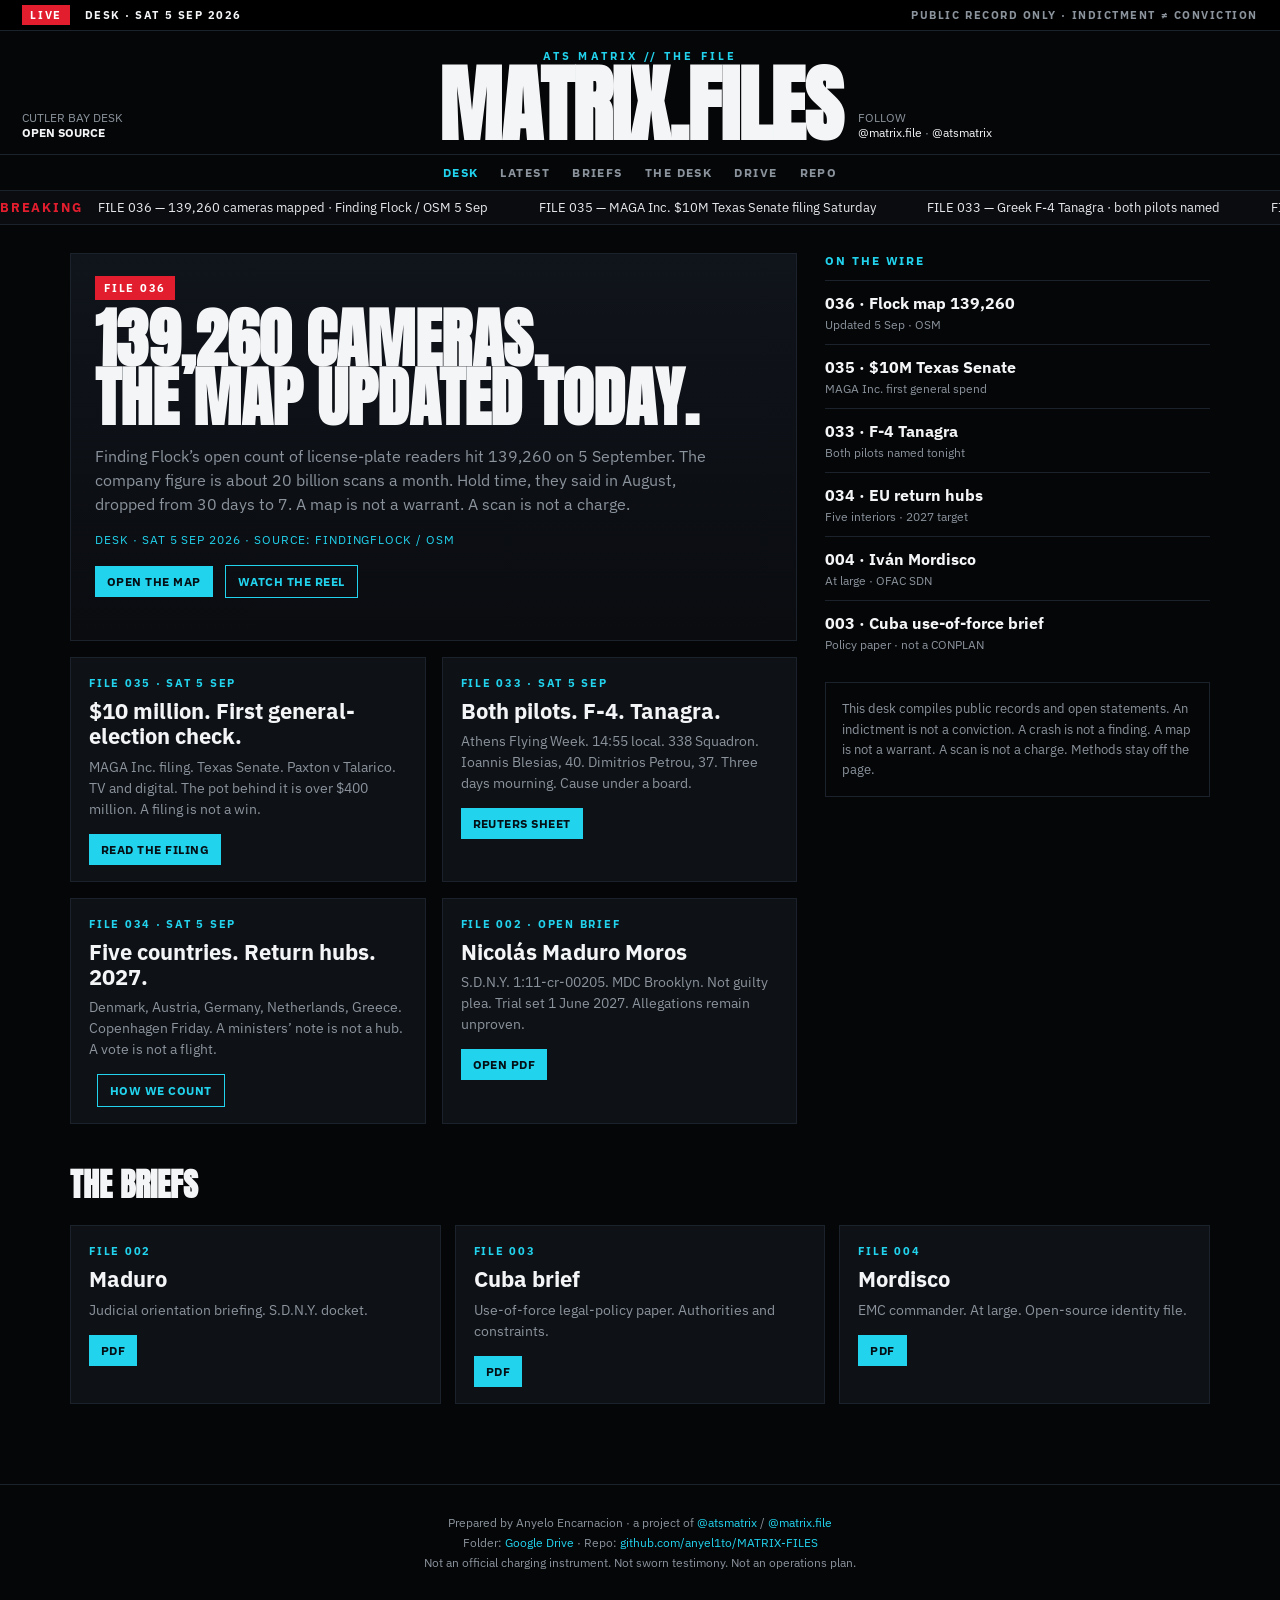
<file: index.html>
<!DOCTYPE html>
<html lang="en">
<head>
  <meta charset="utf-8" />
  <meta name="viewport" content="width=device-width, initial-scale=1" />
  <title>MATRIX.FILES — Desk</title>
  <meta name="description" content="Public-record briefings. Not opinions. A desk of @matrix.file / @atsmatrix." />
  <link rel="preconnect" href="https://fonts.googleapis.com" />
  <link href="https://fonts.googleapis.com/css2?family=Anton&family=IBM+Plex+Sans:wght@400;600;700&display=swap" rel="stylesheet" />
  <link rel="stylesheet" href="css/news.css" />
</head>
<body>
  <div class="topbar">
    <div><span class="live">LIVE</span> DESK · SAT 5 SEP 2026</div>
    <div class="meta">PUBLIC RECORD ONLY · INDICTMENT ≠ CONVICTION</div>
  </div>
  <header class="mast">
    <div class="desk">CUTLER BAY DESK<br><strong>OPEN SOURCE</strong></div>
    <div class="brand">
      <div class="kicker">ATS MATRIX // THE FILE</div>
      <h1>MATRIX.FILES</h1>
    </div>
    <div class="follow">FOLLOW<br>
      <a href="https://instagram.com/matrix.file" target="_blank" rel="noopener">@matrix.file</a> ·
      <a href="https://instagram.com/atsmatrix" target="_blank" rel="noopener">@atsmatrix</a>
    </div>
  </header>
  <nav class="sec">
    <a class="on" href="index.html">DESK</a>
    <a href="#latest">LATEST</a>
    <a href="#briefs">BRIEFS</a>
    <a href="about.html">THE DESK</a>
    <a href="https://drive.google.com/drive/folders/1XQTmA3_wfXLtMQcrukxH3apnTmQs58or" target="_blank" rel="noopener">DRIVE</a>
    <a href="https://github.com/anyel1to/MATRIX-FILES" target="_blank" rel="noopener">REPO</a>
  </nav>
  <div class="ticker">
    <b>BREAKING</b>
    <span>FILE 036 — 139,260 cameras mapped · Finding Flock / OSM 5 Sep</span>
    <span>FILE 035 — MAGA Inc. $10M Texas Senate filing Saturday</span>
    <span>FILE 033 — Greek F-4 Tanagra · both pilots named</span>
    <span>FILE 034 — Five EU states · return hubs 2027</span>
  </div>
  <main class="wrap">
    <div class="layout">
      <section>
        <article class="hero" id="latest">
          <div class="hero-body">
            <span class="tag">FILE 036</span>
            <h2>139,260 CAMERAS.<br>THE MAP UPDATED TODAY.</h2>
            <p class="dek">Finding Flock’s open count of license-plate readers hit 139,260 on 5 September. The company figure is about 20 billion scans a month. Hold time, they said in August, dropped from 30 days to 7. A map is not a warrant. A scan is not a charge.</p>
            <div class="by">DESK · SAT 5 SEP 2026 · SOURCE: FINDINGFLOCK / OSM</div>
            <p style="margin-top:18px">
              <a class="btn" href="https://www.findingflock.com/" target="_blank" rel="noopener">OPEN THE MAP</a>
              <a class="btn ghost" href="https://instagram.com/matrix.file" target="_blank" rel="noopener">WATCH THE REEL</a>
            </p>
          </div>
        </article>
        <div class="row">
          <article class="card">
            <div class="file">FILE 035 · SAT 5 SEP</div>
            <h3>$10 million. First general-election check.</h3>
            <p>MAGA Inc. filing. Texas Senate. Paxton v Talarico. TV and digital. The pot behind it is over $400 million. A filing is not a win.</p>
            <a class="btn" href="https://www.nytimes.com/2026/09/05/us/politics/trump-maga-inc-super-pac.html" target="_blank" rel="noopener">READ THE FILING</a>
          </article>
          <article class="card">
            <div class="file">FILE 033 · SAT 5 SEP</div>
            <h3>Both pilots. F-4. Tanagra.</h3>
            <p>Athens Flying Week. 14:55 local. 338 Squadron. Ioannis Blesias, 40. Dimitrios Petrou, 37. Three days mourning. Cause under a board.</p>
            <a class="btn" href="https://www.reuters.com/business/aerospace-defense/greek-f-4-crashes-during-an-air-show-near-athens-ert-reports-2026-09-05/" target="_blank" rel="noopener">REUTERS SHEET</a>
          </article>
        </div>
        <div class="row">
          <article class="card">
            <div class="file">FILE 034 · SAT 5 SEP</div>
            <h3>Five countries. Return hubs. 2027.</h3>
            <p>Denmark, Austria, Germany, Netherlands, Greece. Copenhagen Friday. A ministers’ note is not a hub. A vote is not a flight.</p>
            <a class="btn ghost" href="about.html">HOW WE COUNT</a>
          </article>
          <article class="card">
            <div class="file">FILE 002 · OPEN BRIEF</div>
            <h3>Nicolás Maduro Moros</h3>
            <p>S.D.N.Y. 1:11-cr-00205. MDC Brooklyn. Not guilty plea. Trial set 1 June 2027. Allegations remain unproven.</p>
            <a class="btn" href="https://drive.google.com/file/d/1BtM4a-Eci08VPVmfJweD16Wv40cV15db/view" target="_blank" rel="noopener">OPEN PDF</a>
          </article>
        </div>
      </section>
      <aside class="rail">
        <h4>ON THE WIRE</h4>
        <ol>
          <li><a href="#latest">036 · Flock map 139,260</a><span>Updated 5 Sep · OSM</span></li>
          <li><a href="https://www.nytimes.com/2026/09/05/us/politics/trump-maga-inc-super-pac.html">035 · $10M Texas Senate</a><span>MAGA Inc. first general spend</span></li>
          <li><a href="https://www.reuters.com/business/aerospace-defense/greek-f-4-crashes-during-an-air-show-near-athens-ert-reports-2026-09-05/">033 · F-4 Tanagra</a><span>Both pilots named tonight</span></li>
          <li><a>034 · EU return hubs</a><span>Five interiors · 2027 target</span></li>
          <li><a href="https://drive.google.com/file/d/1pIQSv0y9-0R5Vufq0WA9C67R_SJmGdRu/view">004 · Iván Mordisco</a><span>At large · OFAC SDN</span></li>
          <li><a href="https://drive.google.com/file/d/1GTG9GldCAK5SY8bblRkNuc5zvCEHzuP1/view">003 · Cuba use-of-force brief</a><span>Policy paper · not a CONPLAN</span></li>
        </ol>
        <div class="note">This desk compiles public records and open statements. An indictment is not a conviction. A crash is not a finding. A map is not a warrant. A scan is not a charge. Methods stay off the page.</div>
      </aside>
    </div>
    <section class="files" id="briefs">
      <h2>THE BRIEFS</h2>
      <div class="grid">
        <article class="card">
          <div class="file">FILE 002</div>
          <h3>Maduro</h3>
          <p>Judicial orientation briefing. S.D.N.Y. docket.</p>
          <a class="btn" href="https://drive.google.com/file/d/1BtM4a-Eci08VPVmfJweD16Wv40cV15db/view" target="_blank" rel="noopener">PDF</a>
        </article>
        <article class="card">
          <div class="file">FILE 003</div>
          <h3>Cuba brief</h3>
          <p>Use-of-force legal-policy paper. Authorities and constraints.</p>
          <a class="btn" href="https://drive.google.com/file/d/1GTG9GldCAK5SY8bblRkNuc5zvCEHzuP1/view" target="_blank" rel="noopener">PDF</a>
        </article>
        <article class="card">
          <div class="file">FILE 004</div>
          <h3>Mordisco</h3>
          <p>EMC commander. At large. Open-source identity file.</p>
          <a class="btn" href="https://drive.google.com/file/d/1pIQSv0y9-0R5Vufq0WA9C67R_SJmGdRu/view" target="_blank" rel="noopener">PDF</a>
        </article>
      </div>
    </section>
  </main>
  <footer class="site">
    Prepared by Anyelo Encarnacion · a project of <a href="https://instagram.com/atsmatrix">@atsmatrix</a> / <a href="https://instagram.com/matrix.file">@matrix.file</a><br />
    Folder: <a href="https://drive.google.com/drive/folders/1XQTmA3_wfXLtMQcrukxH3apnTmQs58or">Google Drive</a> ·
    Repo: <a href="https://github.com/anyel1to/MATRIX-FILES">github.com/anyel1to/MATRIX-FILES</a><br />
    Not an official charging instrument. Not sworn testimony. Not an operations plan.
  </footer>
</body>
</html>
</file>
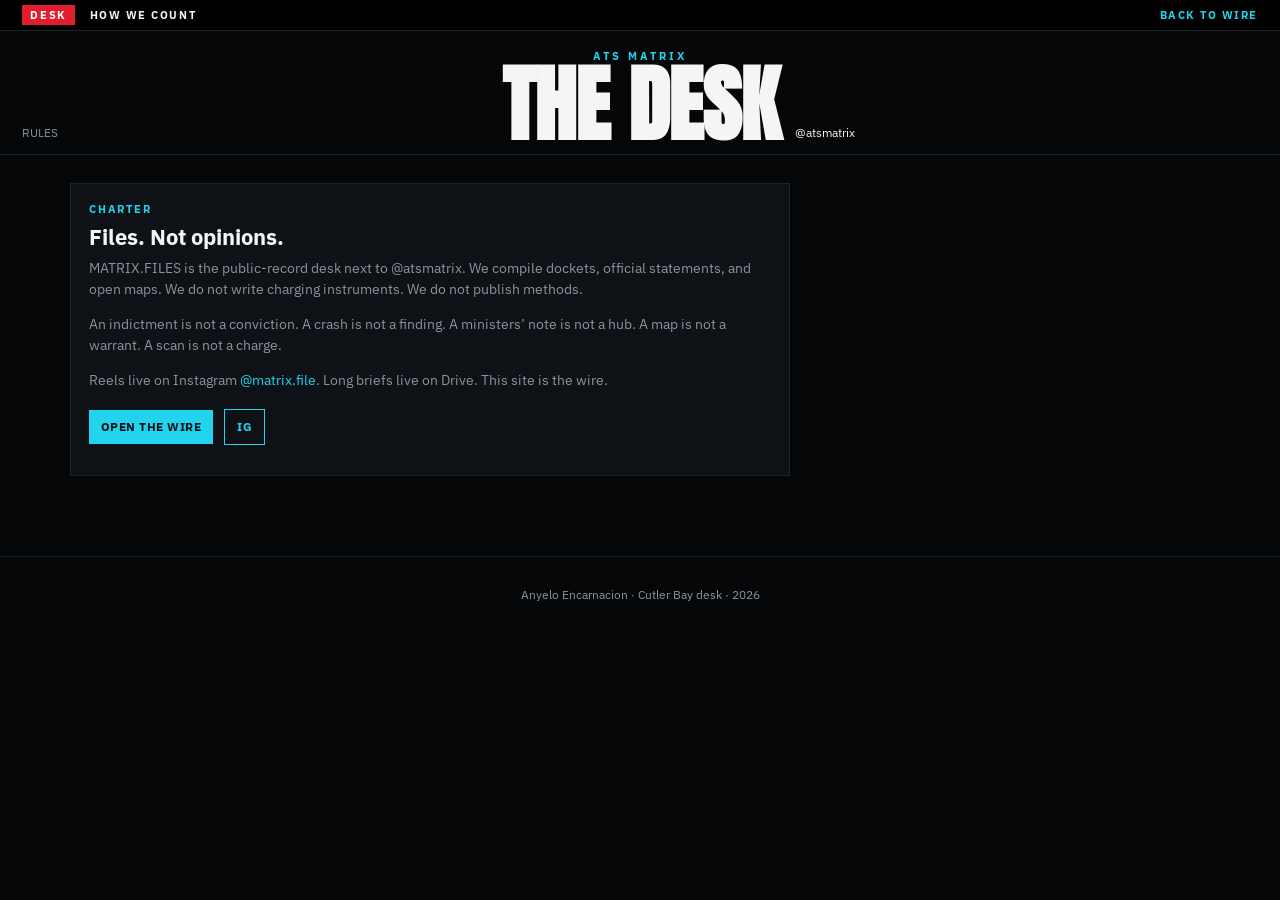
<file: about.html>
<!DOCTYPE html>
<html lang="en">
<head>
  <meta charset="utf-8" />
  <meta name="viewport" content="width=device-width, initial-scale=1" />
  <title>The desk — MATRIX.FILES</title>
  <link rel="preconnect" href="https://fonts.googleapis.com" />
  <link href="https://fonts.googleapis.com/css2?family=Anton&family=IBM+Plex+Sans:wght@400;600;700&display=swap" rel="stylesheet" />
  <link rel="stylesheet" href="css/news.css" />
</head>
<body>
  <div class="topbar"><div><span class="live">DESK</span> HOW WE COUNT</div><div class="meta"><a href="index.html">BACK TO WIRE</a></div></div>
  <header class="mast"><div class="desk">RULES</div><div class="brand"><div class="kicker">ATS MATRIX</div><h1>THE DESK</h1></div><div class="follow"><a href="https://instagram.com/atsmatrix">@atsmatrix</a></div></header>
  <main class="wrap">
    <article class="card" style="max-width:720px">
      <div class="file">CHARTER</div>
      <h3>Files. Not opinions.</h3>
      <p>MATRIX.FILES is the public-record desk next to @atsmatrix. We compile dockets, official statements, and open maps. We do not write charging instruments. We do not publish methods.</p>
      <p>An indictment is not a conviction. A crash is not a finding. A ministers’ note is not a hub. A map is not a warrant. A scan is not a charge.</p>
      <p>Reels live on Instagram <a href="https://instagram.com/matrix.file">@matrix.file</a>. Long briefs live on Drive. This site is the wire.</p>
      <p style="margin-top:18px"><a class="btn" href="index.html">OPEN THE WIRE</a> <a class="btn ghost" href="https://instagram.com/matrix.file">IG</a></p>
    </article>
  </main>
  <footer class="site">Anyelo Encarnacion · Cutler Bay desk · 2026</footer>
</body>
</html>
</file>
<file: css/news.css>
:root{--bg:#050608;--ink:#0a0c10;--card:#0e1116;--line:#1c222c;--text:#f3f5f7;--muted:#8b939c;--cyan:#22d3ee;--red:#e11d2e;--paper:#e8eaed}*{box-sizing:border-box}html,body{margin:0;background:var(--bg);color:var(--text);font-family:"IBM Plex Sans",ui-sans-serif,system-ui,sans-serif}a{color:var(--cyan);text-decoration:none}img{max-width:100%;display:block}.topbar{background:#000;border-bottom:1px solid var(--line);display:flex;align-items:center;justify-content:space-between;padding:8px 22px;font-size:11px;letter-spacing:.14em;font-weight:700}.live{color:#fff;background:var(--red);padding:3px 8px;letter-spacing:.16em;margin-right:10px}.topbar .meta{color:var(--muted)}.mast{border-bottom:1px solid var(--line);padding:18px 22px 14px;display:grid;grid-template-columns:1fr auto 1fr;align-items:end;gap:16px}.brand{text-align:center}.brand .kicker{color:var(--cyan);letter-spacing:.28em;font-size:11px;font-weight:700}.brand h1{font-family:Anton,Impact,sans-serif;font-size:clamp(42px,8vw,84px);line-height:.85;margin:6px 0 0;letter-spacing:-1px}.desk,.follow{font-size:12px;color:var(--muted)}.desk strong,.follow a{color:var(--text)}nav.sec{display:flex;gap:22px;justify-content:center;flex-wrap:wrap;border-bottom:1px solid var(--line);padding:10px 16px;font-size:12px;letter-spacing:.12em;font-weight:700}nav.sec a{color:var(--muted)}nav.sec a:hover,nav.sec a.on{color:var(--cyan)}.ticker{background:var(--ink);border-bottom:1px solid var(--line);overflow:hidden;white-space:nowrap;padding:8px 0;font-size:13px}.ticker b{color:var(--red);margin-right:12px;letter-spacing:.14em}.ticker span{color:var(--paper);padding-right:48px}.wrap{max-width:1180px;margin:0 auto;padding:28px 20px 80px}.layout{display:grid;grid-template-columns:1.7fr .9fr;gap:28px}@media(max-width:860px){.mast{grid-template-columns:1fr;text-align:center}.desk,.follow{text-align:center}.layout{grid-template-columns:1fr}}.hero{border:1px solid var(--line);background:linear-gradient(180deg,#10141b 0%,#0a0c10 100%)}.hero .tag{display:inline-block;background:var(--red);color:#fff;font-size:11px;letter-spacing:.16em;font-weight:700;padding:5px 9px}.hero-body{padding:22px 24px 26px}.hero h2{font-family:Anton,Impact,sans-serif;font-size:clamp(36px,6vw,64px);line-height:.92;margin:10px 0 12px}.hero .dek{color:var(--muted);font-size:16px;line-height:1.5;max-width:62ch}.hero .by{font-size:12px;color:var(--cyan);letter-spacing:.08em;margin-top:16px}.row{display:grid;grid-template-columns:1fr 1fr;gap:16px;margin-top:16px}@media(max-width:640px){.row{grid-template-columns:1fr}}.card{background:var(--card);border:1px solid var(--line);padding:18px 18px 16px}.card .file{color:var(--cyan);font-size:11px;letter-spacing:.16em;font-weight:700}.card h3{margin:8px 0 8px;font-size:22px;line-height:1.15}.card p{color:var(--muted);font-size:14px;line-height:1.5;margin:0 0 14px}.btn{display:inline-block;background:var(--cyan);color:#041016;font-size:12px;font-weight:700;padding:8px 12px;letter-spacing:.04em}.ghost{background:transparent;color:var(--cyan);border:1px solid var(--cyan);margin-left:8px}.rail h4{letter-spacing:.16em;font-size:12px;color:var(--cyan);margin:0 0 12px}.rail ol{list-style:none;margin:0;padding:0}.rail li{border-top:1px solid var(--line);padding:12px 0}.rail li a{color:var(--text);font-weight:700}.rail li span{display:block;color:var(--muted);font-size:12px;margin-top:4px}.note{margin-top:18px;border:1px solid var(--line);padding:16px;color:var(--muted);font-size:13px;line-height:1.55}.files{margin-top:36px}.files h2{font-family:Anton,Impact,sans-serif;font-size:32px;margin:0 0 16px}.grid{display:grid;grid-template-columns:repeat(3,1fr);gap:14px}@media(max-width:860px){.grid{grid-template-columns:1fr}}footer.site{border-top:1px solid var(--line);padding:28px 20px 48px;color:var(--muted);font-size:12px;line-height:1.7;text-align:center}
</file>
